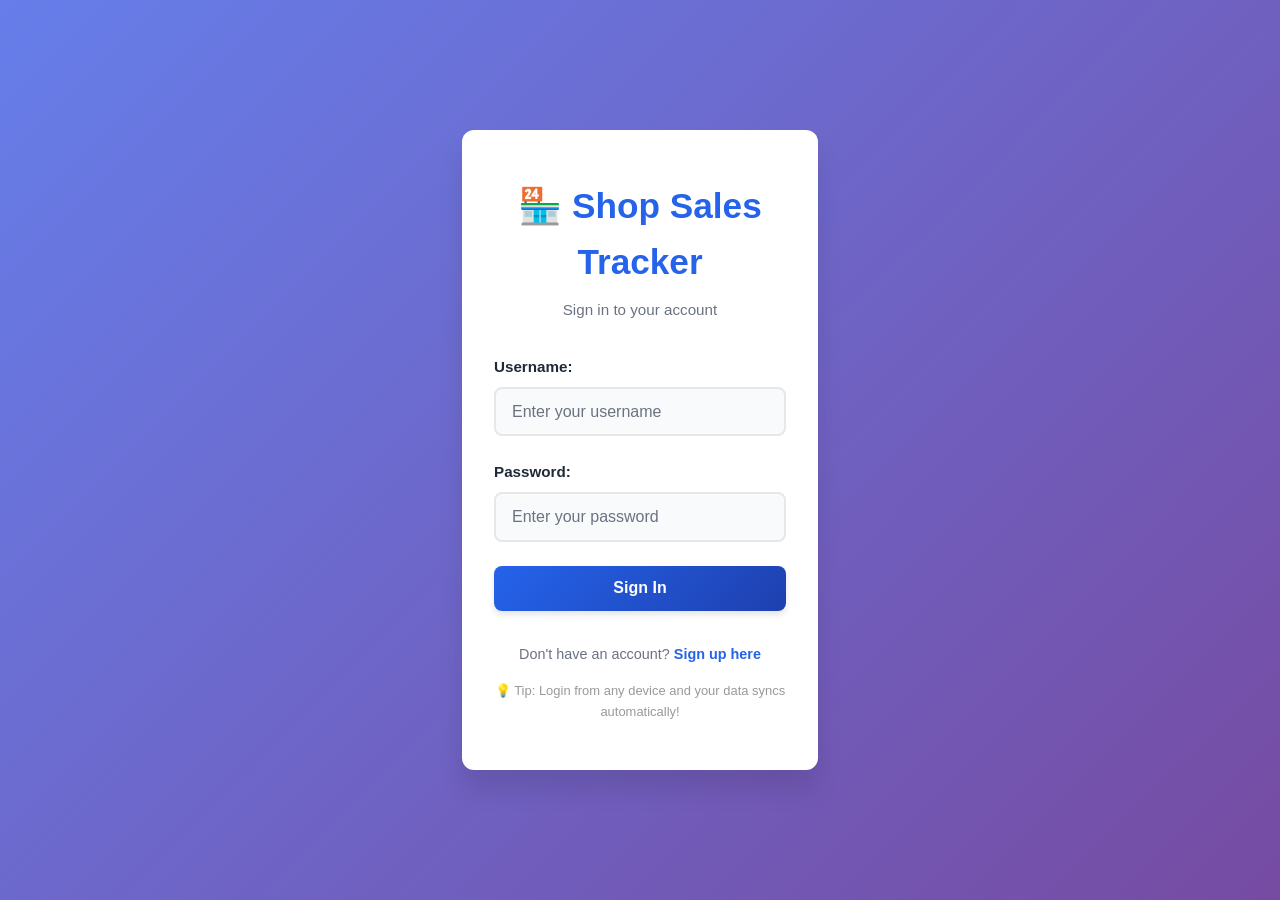
<file: index.html>
<!DOCTYPE html>
<html lang="en">
<head>
    <meta charset="UTF-8">
    <meta name="viewport" content="width=device-width, initial-scale=1.0">
    <title>Shop Sales Tracker</title>
    <link rel="stylesheet" href="styles.css">
    
</head>
<body>
    <div class="nav-tabs">
                    <a href="index.html" class="nav-tab">📈 Sales</a>
                    <a href="purchases.html" class="nav-tab active">📦 Purchases</a>
                </div>
    <!-- Login Screen -->
    <div id="loginScreen" class="login-screen active">
        <div class="login-container">
            <div class="login-card">
                <h1 class="login-title">🏪 Shop Sales Tracker</h1>
                <p class="login-subtitle">Sign in to your account</p>

                <form id="loginForm" class="login-form">
                    <div class="form-group">
                        <label for="loginUsername">Username:</label>
                        <input 
                            type="text" 
                            id="loginUsername" 
                            placeholder="Enter your username" 
                            required
                        >
                    </div>

                    <div class="form-group">
                        <label for="loginPassword">Password:</label>
                        <input 
                            type="password" 
                            id="loginPassword" 
                            placeholder="Enter your password" 
                            required
                        >
                    </div>

                    <button type="submit" class="btn btn-primary">Sign In</button>
                </form>

                <div class="login-footer">
                    <p>Don't have an account? <a href="#" id="switchToSignup">Sign up here</a></p>
                    <p style="margin-top: 15px; font-size: 0.9em; color: #999;">
                        💡 Tip: Login from any device and your data syncs automatically!
                    </p>
                </div>
            </div>
        </div>
    </div>

    <!-- Signup Screen -->
    <div id="signupScreen" class="login-screen">
        <div class="login-container">
            <div class="login-card">
                <h1 class="login-title">🏪 Shop Sales Tracker</h1>
                <p class="login-subtitle">Create a new account</p>

                <form id="signupForm" class="login-form">
                    <div class="form-group">
                        <label for="signupUsername">Username:</label>
                        <input 
                            type="text" 
                            id="signupUsername" 
                            placeholder="Choose a username (min 3 characters)" 
                            required
                        >
                    </div>

                    <div class="form-group">
                        <label for="signupPassword">Password:</label>
                        <input 
                            type="password" 
                            id="signupPassword" 
                            placeholder="Create a password (min 4 characters)" 
                            required
                        >
                    </div>

                    <div class="form-group">
                        <label for="signupConfirmPassword">Confirm Password:</label>
                        <input 
                            type="password" 
                            id="signupConfirmPassword" 
                            placeholder="Confirm your password" 
                            required
                        >
                    </div>

                    <button type="submit" class="btn btn-primary">Create Account</button>
                </form>

                <div class="login-footer">
                    <p>Already have an account? <a href="#" id="switchToLogin">Sign in here</a></p>
                </div>
            </div>
        </div>
    </div>

    <!-- Main App -->
    <div id="appScreen" class="app-screen">
        <div class="container">
            <header>
                <div class="header-content">
                    <div>
                        <h1>📊 Shop Sales Tracker</h1>
                        <p class="subtitle">Track your daily sales easily</p>
                    </div>
                    <div class="header-right">
                        <span id="welcomeUser" class="welcome-text"></span>
                        <button id="logoutBtn" class="btn btn-logout">Logout</button>
                    </div>
                </div>
            </header>

            <main>
                <!-- Input Section -->
                <section class="input-section">
                    <h2>Add Item to Today's Sales</h2>
                    <form id="itemForm">
                        <div class="form-group">
                            <label for="itemName">Item Name:</label>
                            <input 
                                type="text" 
                                id="itemName" 
                                placeholder="e.g., Apple, Bread, Milk" 
                                required
                            >
                        </div>

                        <div class="form-row">
                            <div class="form-group">
                                <label for="quantity">Quantity:</label>
                                <input 
                                    type="number" 
                                    id="quantity" 
                                    placeholder="1" 
                                    min="1" 
                                    value="1" 
                                    required
                                >
                            </div>

                            <div class="form-group">
                                <label for="price">Price per Item (TSh):</label>
                                <input 
                                    type="number" 
                                    id="price" 
                                    placeholder="0.00" 
                                    min="0" 
                                    step="0.01" 
                                    required
                                >
                            </div>
                        </div>

                        <button type="submit" class="btn btn-primary">Add Item</button>
                    </form>
                </section>

                <!-- Today's Sales Section -->
                <section class="sales-section">
                    <div class="section-header">
                        <h2>Today's Sales</h2>
                        <div class="date-display" id="dateDisplay"></div>
                    </div>

                    <div id="statsContainer" class="stats-container">
                        <div class="stat-card">
                            <div class="stat-label">Total Items Sold</div>
                            <div class="stat-value" id="totalItems">0</div>
                        </div>
                    </div>

                    <div class="list-container">
                        <table id="itemsTable" class="items-table">
                            <thead>
                                <tr>
                                    <th>Item</th>
                                    <th>Quantity</th>
                                    <th>Price</th>
                                    <th>Total</th>
                                    <th>Action</th>
                                </tr>
                            </thead>
                            <tbody id="itemsList">
                                <tr class="empty-state">
                                    <td colspan="5">No items added yet. Add your first sale above!</td>
                                </tr>
                            </tbody>
                        </table>
                    </div>

                    <div class="button-group">
                        <button id="clearDayBtn" class="btn btn-secondary">Clear All Sales</button>
                        <button id="exportBtn" class="btn btn-success">Export as CSV</button>
                    </div>
                </section>

                <!-- Sales History Section -->
                <section class="history-section">
                    <h2>Sales History</h2>
                    <div id="historyContainer" class="history-container">
                        <p class="empty-state">No previous sales records yet.</p>
                    </div>
                </section>
            </main>

            <footer>
                <p>&copy; 2026 Shop Sales Tracker | Multi-Device Sync • Secure • Always Available</p>
            </footer>
        </div>
    </div>

    <script src="script.js"></script>
</body>
</html>
</file>
<file: styles.css>
/* ========================================
   MODERN SHOP SALES TRACKER - STYLESHEET
   ======================================== */

/* Reset & Root Variables */
* {
    margin: 0;
    padding: 0;
    box-sizing: border-box;
}

:root {
    /* Modern Color Palette */
    --primary-color: #2563eb;      /* Modern Blue */
    --primary-dark: #1e40af;       /* Dark Blue */
    --primary-light: #3b82f6;      /* Light Blue */
    --success-color: #10b981;      /* Emerald Green */
    --danger-color: #ef4444;       /* Red */
    --warning-color: #f59e0b;      /* Amber */
    --secondary-color: #8b5cf6;    /* Purple */
    
    /* Neutral Colors */
    --text-primary: #1f2937;       /* Dark Gray */
    --text-secondary: #6b7280;     /* Medium Gray */
    --bg-primary: #ffffff;         /* White */
    --bg-secondary: #f9fafb;       /* Light Gray */
    --bg-tertiary: #f3f4f6;        /* Lighter Gray */
    --border-color: #e5e7eb;       /* Border Gray */
    
    /* Shadows */
    --shadow-sm: 0 1px 2px rgba(0, 0, 0, 0.05);
    --shadow-md: 0 4px 6px rgba(0, 0, 0, 0.1);
    --shadow-lg: 0 10px 15px rgba(0, 0, 0, 0.1);
    --shadow-xl: 0 20px 25px rgba(0, 0, 0, 0.1);
    
    /* Transitions */
    --transition: all 0.3s cubic-bezier(0.4, 0, 0.2, 1);
}

html {
    scroll-behavior: smooth;
}

body {
    font-family: -apple-system, BlinkMacSystemFont, 'Segoe UI', Roboto, 'Helvetica Neue', Arial, sans-serif;
    background: linear-gradient(135deg, #f9fafb 0%, #f3f4f6 100%);
    color: var(--text-primary);
    line-height: 1.6;
    min-height: 100vh;
}

/* ========================================
   LOGIN & SIGNUP SCREENS
   ======================================== */

.login-screen {
    display: none;
    position: fixed;
    top: 0;
    left: 0;
    width: 100%;
    height: 100%;
    background: linear-gradient(135deg, #667eea 0%, #764ba2 100%);
    z-index: 1000;
    align-items: center;
    justify-content: center;
    animation: fadeIn 0.3s ease;
}

.login-screen.active {
    display: flex;
}

.login-container {
    width: 100%;
    max-width: 420px;
    padding: 2rem;
}

.login-card {
    background: var(--bg-primary);
    border-radius: 12px;
    padding: 3rem 2rem;
    box-shadow: var(--shadow-xl);
    animation: slideUp 0.4s ease;
}

.login-title {
    font-size: 2.2rem;
    font-weight: 700;
    color: var(--primary-color);
    text-align: center;
    margin-bottom: 0.5rem;
}

.login-subtitle {
    text-align: center;
    color: var(--text-secondary);
    font-size: 0.95rem;
    margin-bottom: 2rem;
}

.login-form .form-group {
    margin-bottom: 1.5rem;
}

.login-form label {
    display: block;
    font-weight: 600;
    color: var(--text-primary);
    margin-bottom: 0.5rem;
    font-size: 0.95rem;
}

.login-form input {
    width: 100%;
    padding: 0.85rem 1rem;
    border: 2px solid var(--border-color);
    border-radius: 8px;
    font-size: 1rem;
    transition: var(--transition);
    background: var(--bg-secondary);
}

.login-form input:focus {
    outline: none;
    border-color: var(--primary-color);
    background: var(--bg-primary);
    box-shadow: 0 0 0 3px rgba(37, 99, 235, 0.1);
}

.login-form input::placeholder {
    color: var(--text-secondary);
}

.login-footer {
    text-align: center;
    margin-top: 2rem;
    color: var(--text-secondary);
    font-size: 0.9rem;
}

.login-footer a {
    color: var(--primary-color);
    font-weight: 600;
    text-decoration: none;
    transition: var(--transition);
}

.login-footer a:hover {
    color: var(--primary-dark);
    text-decoration: underline;
}

/* ========================================
   APP SCREEN & HEADER
   ======================================== */

.app-screen {
    display: none;
}

.app-screen.active {
    display: block;
}

.container {
    max-width: 1200px;
    margin: 0 auto;
    padding: 0 1.5rem;
}

header {
    background: var(--bg-primary);
    border-bottom: 1px solid var(--border-color);
    padding: 1.5rem 0;
    box-shadow: var(--shadow-sm);
    position: sticky;
    top: 0;
    z-index: 100;
}

.header-content {
    max-width: 1200px;
    margin: 0 auto;
    padding: 0 1.5rem;
    display: flex;
    justify-content: space-between;
    align-items: center;
}

header h1 {
    font-size: 1.8rem;
    font-weight: 700;
    color: var(--primary-color);
    margin-bottom: 0.25rem;
}

.subtitle {
    color: var(--text-secondary);
    font-size: 0.9rem;
    margin: 0;
}

.header-right {
    display: flex;
    align-items: center;
    gap: 1.5rem;
}

.welcome-text {
    color: var(--text-secondary);
    font-weight: 500;
}

/* ========================================
   MAIN CONTENT
   ======================================== */

main {
    padding: 2rem 0;
}

section {
    background: var(--bg-primary);
    border-radius: 12px;
    padding: 2rem;
    margin-bottom: 2rem;
    box-shadow: var(--shadow-md);
    animation: slideUp 0.4s ease;
}

section h2 {
    font-size: 1.5rem;
    font-weight: 700;
    color: var(--text-primary);
    margin-bottom: 1.5rem;
    display: flex;
    align-items: center;
    gap: 0.75rem;
}

/* ========================================
   FORM STYLING
   ======================================== */

.form-group {
    margin-bottom: 1.5rem;
}

.form-group label {
    display: block;
    font-weight: 600;
    color: var(--text-primary);
    margin-bottom: 0.5rem;
    font-size: 0.95rem;
}

.form-group input,
.form-group textarea,
.form-group select {
    width: 100%;
    padding: 0.85rem 1rem;
    border: 2px solid var(--border-color);
    border-radius: 8px;
    font-size: 1rem;
    font-family: inherit;
    transition: var(--transition);
    background: var(--bg-secondary);
}

.form-group input:focus,
.form-group textarea:focus,
.form-group select:focus {
    outline: none;
    border-color: var(--primary-color);
    background: var(--bg-primary);
    box-shadow: 0 0 0 3px rgba(37, 99, 235, 0.1);
}

.form-group input::placeholder,
.form-group textarea::placeholder {
    color: var(--text-secondary);
}

.form-row {
    display: grid;
    grid-template-columns: 1fr 1fr;
    gap: 1.5rem;
}

@media (max-width: 640px) {
    .form-row {
        grid-template-columns: 1fr;
    }
}

/* ========================================
   BUTTONS
   ======================================== */

.btn {
    padding: 0.85rem 1.5rem;
    border: none;
    border-radius: 8px;
    font-size: 1rem;
    font-weight: 600;
    cursor: pointer;
    transition: var(--transition);
    display: inline-block;
    text-align: center;
    text-decoration: none;
    user-select: none;
}

.btn:active {
    transform: scale(0.98);
}

.btn-primary {
    background: linear-gradient(135deg, var(--primary-color) 0%, var(--primary-dark) 100%);
    color: white;
    width: 100%;
    box-shadow: var(--shadow-md);
    position: relative;
    overflow: hidden;
}

.btn-primary::before {
    content: '';
    position: absolute;
    top: 50%;
    left: 50%;
    width: 0;
    height: 0;
    border-radius: 50%;
    background: rgba(255, 255, 255, 0.3);
    transform: translate(-50%, -50%);
    transition: width 0.6s, height 0.6s;
}

.btn-primary:active::before {
    width: 300px;
    height: 300px;
}

.btn-primary:hover {
    transform: translateY(-2px);
    box-shadow: var(--shadow-lg);
    filter: brightness(1.05);
}

.btn-primary:focus {
    outline: 2px solid var(--primary-dark);
    outline-offset: 2px;
}

.btn-primary:disabled {
    opacity: 0.6;
    cursor: not-allowed;
    transform: none;
}

.btn-secondary {
    background: var(--secondary-color);
    color: white;
    box-shadow: var(--shadow-sm);
}

.btn-secondary:hover {
    background: #7c3aed;
    transform: translateY(-2px);
    box-shadow: var(--shadow-md);
}

.btn-success {
    background: var(--success-color);
    color: white;
    box-shadow: var(--shadow-sm);
}

.btn-success:hover {
    background: #059669;
    transform: translateY(-2px);
    box-shadow: var(--shadow-md);
}

.btn-danger {
    background: var(--danger-color);
    color: white;
    padding: 0.6rem 1.2rem;
    font-size: 0.9rem;
    box-shadow: var(--shadow-sm);
}

.btn-danger:hover {
    background: #dc2626;
    transform: translateY(-2px);
    box-shadow: var(--shadow-md);
}

.btn-logout {
    background: var(--text-secondary);
    color: white;
    padding: 0.6rem 1.2rem;
    font-size: 0.9rem;
}

.btn-logout:hover {
    background: var(--text-primary);
    transform: translateY(-2px);
}

.button-group {
    display: flex;
    gap: 1rem;
    margin-top: 1.5rem;
}

.button-group .btn {
    width: 100%;
}

@media (max-width: 640px) {
    .button-group {
        flex-direction: column;
    }
}

/* ========================================
   STATS & CARDS
   ======================================== */

.section-header {
    display: flex;
    justify-content: space-between;
    align-items: center;
    margin-bottom: 1.5rem;
}

.date-display {
    color: var(--text-secondary);
    font-size: 0.95rem;
    font-weight: 500;
}

.stats-container {
    display: grid;
    grid-template-columns: repeat(auto-fit, minmax(200px, 1fr));
    gap: 1.5rem;
    margin-bottom: 2rem;
}

.stat-card {
    background: linear-gradient(135deg, var(--primary-light) 0%, var(--primary-color) 100%);
    color: white;
    padding: 1.5rem;
    border-radius: 12px;
    box-shadow: var(--shadow-md);
    text-align: center;
    transition: var(--transition);
}

.stat-card:hover {
    transform: translateY(-4px);
    box-shadow: var(--shadow-lg);
}

.stat-label {
    font-size: 0.9rem;
    font-weight: 500;
    opacity: 0.9;
    margin-bottom: 0.5rem;
}

.stat-value {
    font-size: 2.2rem;
    font-weight: 700;
}

/* ========================================
   TABLES
   ======================================== */

.list-container {
    overflow-x: auto;
    margin-bottom: 1.5rem;
}

.items-table,
.history-items-table {
    width: 100%;
    border-collapse: collapse;
    font-size: 0.95rem;
}

.items-table thead,
.history-items-table thead {
    background: var(--bg-tertiary);
    border-bottom: 2px solid var(--border-color);
}

.items-table th,
.history-items-table th {
    padding: 1rem;
    text-align: left;
    font-weight: 600;
    color: var(--text-primary);
}

.items-table td,
.history-items-table td {
    padding: 1rem;
    border-bottom: 1px solid var(--border-color);
    color: var(--text-primary);
}

.items-table tbody tr:hover,
.history-items-table tbody tr:hover {
    background: var(--bg-secondary);
    transition: var(--transition);
}

.empty-state {
    text-align: center;
    color: var(--text-secondary);
    padding: 2rem 1rem;
    font-style: italic;
}

/* ========================================
   HISTORY SECTION
   ======================================== */

.history-container {
    display: grid;
    gap: 1rem;
}

.history-card {
    border: 1px solid var(--border-color);
    border-radius: 10px;
    overflow: hidden;
    transition: var(--transition);
}

.history-card:hover {
    box-shadow: var(--shadow-md);
    border-color: var(--primary-light);
}

.history-header {
    display: flex;
    justify-content: space-between;
    align-items: center;
    padding: 1.25rem;
    background: var(--bg-tertiary);
    cursor: pointer;
    user-select: none;
}

.history-date {
    font-weight: 600;
    color: var(--primary-color);
    min-width: 150px;
}

.history-summary {
    flex: 1;
    color: var(--text-secondary);
    font-size: 0.9rem;
    text-align: center;
}

.history-toggle {
    color: var(--text-secondary);
    font-size: 0.9rem;
    transition: transform 0.3s ease;
}

.history-details-list {
    max-height: 0;
    overflow: hidden;
    transition: max-height 0.3s ease;
    background: var(--bg-primary);
}

.history-details-list.visible {
    max-height: 500px;
}

.history-details-list table {
    width: 100%;
    border-collapse: collapse;
}

.history-details-list thead {
    background: var(--bg-tertiary);
    border-bottom: 1px solid var(--border-color);
}

.history-details-list th {
    padding: 0.75rem 1.25rem;
    text-align: left;
    font-weight: 600;
    font-size: 0.85rem;
    color: var(--text-secondary);
}

.history-details-list td {
    padding: 0.75rem 1.25rem;
    border-bottom: 1px solid var(--border-color);
    font-size: 0.9rem;
}

/* ========================================
   FOOTER
   ======================================== */

footer {
    text-align: center;
    padding: 2rem 1.5rem;
    color: var(--text-secondary);
    border-top: 1px solid var(--border-color);
    margin-top: 3rem;
    background: var(--bg-secondary);
}

footer p {
    margin: 0;
    font-size: 0.9rem;
}

/* ========================================
   ANIMATIONS
   ======================================== */

@keyframes fadeIn {
    from {
        opacity: 0;
    }
    to {
        opacity: 1;
    }
}

@keyframes slideUp {
    from {
        opacity: 0;
        transform: translateY(20px);
    }
    to {
        opacity: 1;
        transform: translateY(0);
    }
}

@keyframes slideInRight {
    from {
        transform: translateX(400px);
        opacity: 0;
    }
    to {
        transform: translateX(0);
        opacity: 1;
    }
}

@keyframes slideOutRight {
    from {
        transform: translateX(0);
        opacity: 1;
    }
    to {
        transform: translateX(400px);
        opacity: 0;
    }
}

/* ========================================
   RESPONSIVE DESIGN
   ======================================== */

@media (max-width: 768px) {
    .header-content {
        flex-direction: column;
        gap: 1rem;
        text-align: center;
    }

    header h1 {
        font-size: 1.4rem;
    }

    .header-right {
        width: 100%;
        justify-content: center;
    }

    section {
        padding: 1.5rem;
        margin-bottom: 1.5rem;
    }

    section h2 {
        font-size: 1.3rem;
        margin-bottom: 1rem;
    }

    .stats-container {
        grid-template-columns: 1fr;
        gap: 1rem;
    }

    .button-group {
        flex-direction: column;
    }

    .items-table,
    .history-items-table {
        font-size: 0.85rem;
    }

    .items-table td,
    .history-items-table td {
        padding: 0.75rem;
    }

    .history-header {
        flex-direction: column;
        align-items: flex-start;
        gap: 0.5rem;
    }

    .history-summary {
        text-align: left;
    }
}

@media (max-width: 480px) {
    .login-card {
        padding: 2rem 1.5rem;
    }

    .login-title {
        font-size: 1.8rem;
    }

    header h1 {
        font-size: 1.2rem;
    }

    .subtitle {
        font-size: 0.8rem;
    }

    section {
        padding: 1rem;
    }

    section h2 {
        font-size: 1.1rem;
        margin-bottom: 0.75rem;
    }

    .form-row {
        grid-template-columns: 1fr;
        gap: 1rem;
    }

    .btn {
        padding: 0.75rem 1rem;
        font-size: 0.9rem;
    }

    .items-table,
    .history-items-table {
        font-size: 0.75rem;
    }

    .items-table th,
    .history-items-table th {
        padding: 0.5rem;
    }

    .items-table td,
    .history-items-table td {
        padding: 0.5rem;
    }

    .stat-value {
        font-size: 1.8rem;
    }

    .history-date {
        min-width: 100px;
        font-size: 0.9rem;
    }
}

/* Navigation Tabs */
.nav-tabs {
    display: flex;
    gap: 1rem;
    margin-bottom: 2rem;
    border-bottom: 2px solid var(--border-color);
    background: var(--bg-primary);
    border-radius: 12px 12px 0 0;
    padding: 0 2rem;
    margin-left: -2rem;
    margin-right: -2rem;
    margin-top: -2rem;
    margin-bottom: 2rem;
}

.nav-tab {
    padding: 1rem 1.5rem;
    color: var(--text-secondary);
    text-decoration: none;
    font-weight: 500;
    transition: var(--transition);
    border-bottom: 3px solid transparent;
    cursor: pointer;
}

.nav-tab:hover {
    color: var(--primary-color);
}

.nav-tab.active {
    color: var(--primary-color);
    border-bottom-color: var(--primary-color);
}

/* Input Section */
.input-section {
    margin-bottom: 2rem;
}

.input-section form {
    display: grid;
    gap: 1rem;
}
</file>
